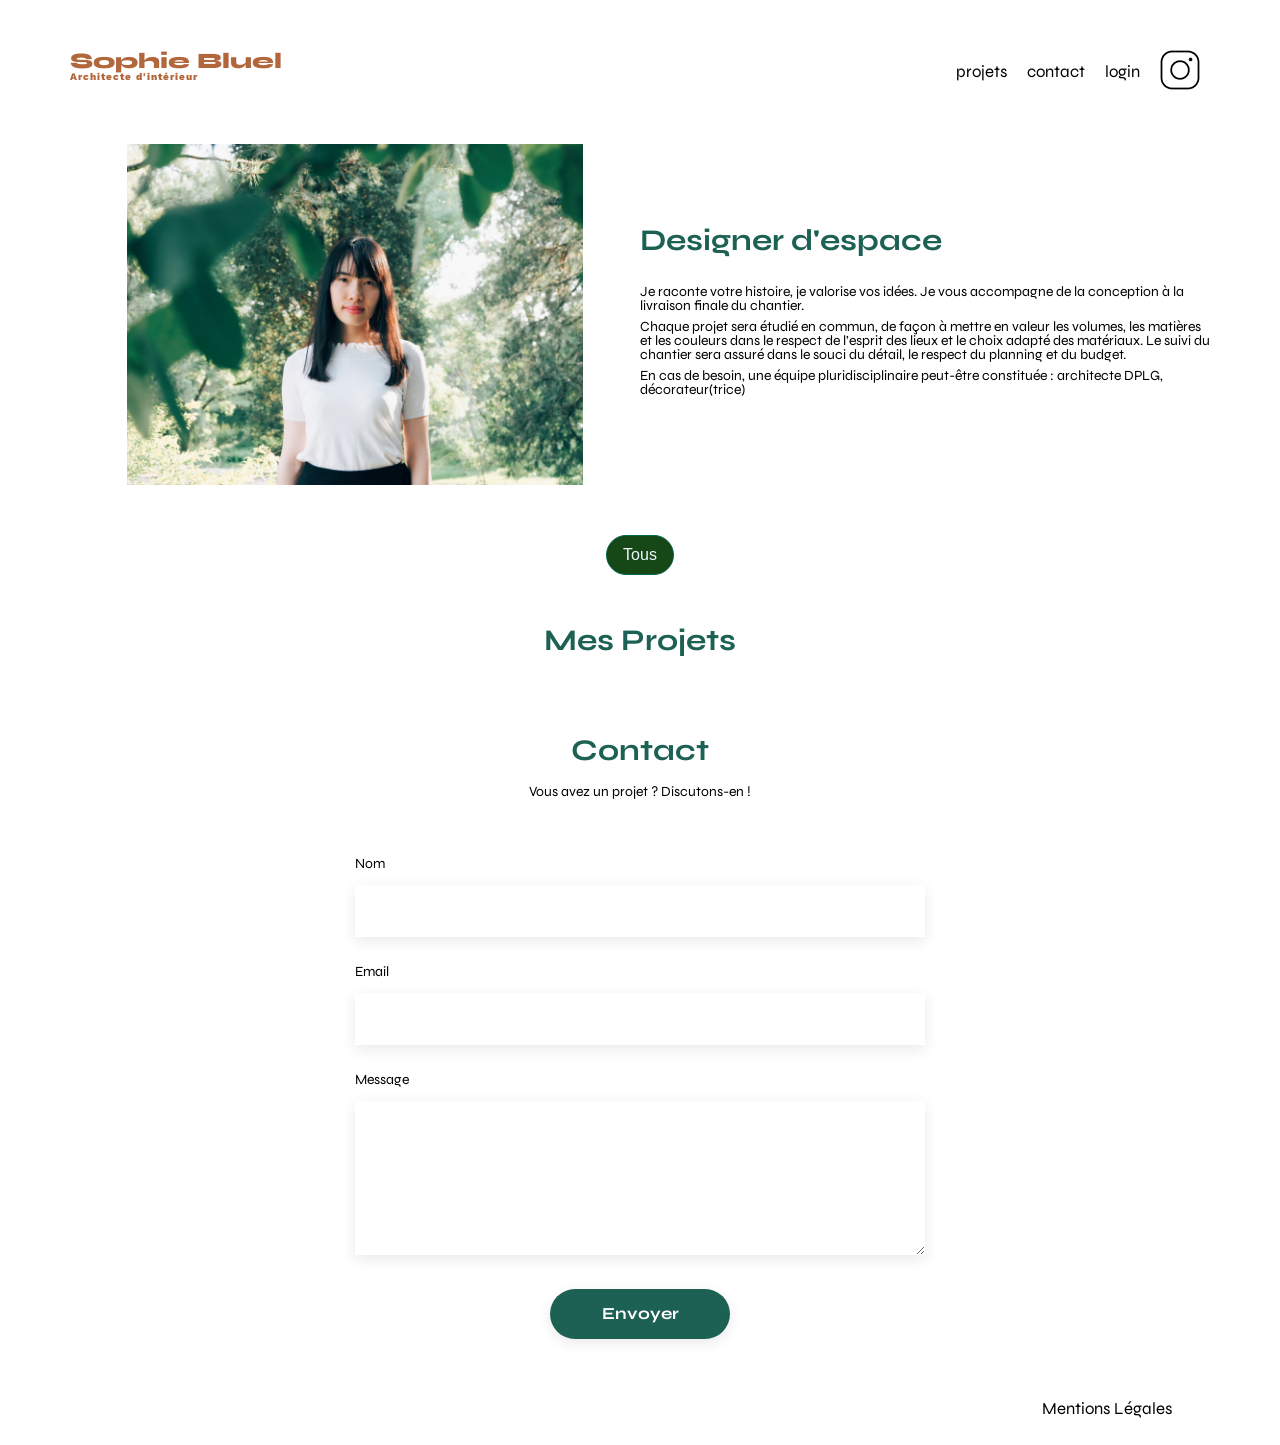
<file: FrontEnd/index.html>
<!DOCTYPE html>
<html lang="fr">
  <head>
    <meta charset="UTF-8" />
    <title>Sophie Bluel - Architecte d'intérieur</title>
    <meta name="viewport" content="width=device-width, initial-scale=1.0" />
    <link rel="preconnect" href="https://fonts.googleapis.com" />
    <link rel="preconnect" href="https://fonts.gstatic.com" crossorigin />
    <link
      href="https://fonts.googleapis.com/css2?family=Syne:wght@700;800&family=Work+Sans&display=swap"
      rel="stylesheet"
    />
    <link
      rel="stylesheet"
      href="https://cdnjs.cloudflare.com/ajax/libs/font-awesome/6.5.1/css/all.min.css"
    />
    <meta name="description" content="" />
    <link rel="stylesheet" href="assets/styles/style.css" />
  </head>
  <body>
    <header>
      <h1>Sophie Bluel <span>Architecte d'intérieur</span></h1>
      <nav>
        <ul>
          <li>projets</li>
          <li>contact</li>
          <li><a href="view/login.html">login</a></li>
          <li><img src="./assets/icons/instagram.png" alt="Instagram" /></li>
        </ul>
      </nav>
    </header>
    <main>
      <section id="introduction">
        <figure>
          <img src="./assets/images/sophie-bluel.png" alt="" />
        </figure>
        <article>
          <h2>Designer d'espace</h2>
          <p>
            Je raconte votre histoire, je valorise vos idées. Je vous accompagne
            de la conception à la livraison finale du chantier.
          </p>
          <p>
            Chaque projet sera étudié en commun, de façon à mettre en valeur les
            volumes, les matières et les couleurs dans le respect de l’esprit
            des lieux et le choix adapté des matériaux. Le suivi du chantier
            sera assuré dans le souci du détail, le respect du planning et du
            budget.
          </p>
          <p>
            En cas de besoin, une équipe pluridisciplinaire peut-être constituée
            : architecte DPLG, décorateur(trice)
          </p>
        </article>
      </section>
      <section id="category"></section>
      <section id="portfolio">
        <h2>Mes Projets</h2>
        <div class="gallery"></div>
      </section>
      <section id="contact">
        <h2>Contact</h2>
        <p>Vous avez un projet ? Discutons-en !</p>
        <form action="#" method="post">
          <label for="name">Nom</label>
          <input type="text" name="name" id="name" />
          <label for="email">Email</label>
          <input type="email" name="email" id="email" />
          <label for="message">Message</label>
          <textarea name="message" id="message" cols="30" rows="10"></textarea>
          <input type="submit" value="Envoyer" />
        </form>
      </section>

      <section class="section-edition" aria-hidden="true">
        <div class="modal-overlay"></div>
        <div class="modal-content">
          <button class="modal-close" aria-label="Fermer la modale">
            <i class="fa-solid fa-xmark" aria-hidden="true"></i>
          </button>

          <div class="modal-view modal-gallery-view">
            <h3>Galerie photo</h3>
            <div class="modal-gallery"></div>
            <div class="modal-separator"></div>
            <button class="modal-add-photo">Ajouter une photo</button>
          </div>

          <div class="modal-view modal-add-view modal-hidden">
            <button class="modal-back" aria-label="Retour a la galerie">
              <i class="fa-solid fa-arrow-left" aria-hidden="true"></i>
            </button>
            <h3>Ajout photo</h3>

            <form class="modal-form-add">
              <label class="modal-upload-zone" for="image-upload">
                <img class="upload-preview" alt="" />
                <i
                  class="upload-illustration fa-regular fa-image"
                  aria-hidden="true"
                ></i>
                <span class="upload-button">+ Ajouter photo</span>
                <span class="upload-hint">jpg, png : 4mo max</span>
              </label>
              <input
                id="image-upload"
                name="image"
                type="file"
                accept=".jpg,.jpeg,.png"
              />

              <label for="title-upload">Titre</label>
              <input id="title-upload" name="title" required />

              <label for="category-upload">Categorie</label>
              <select id="category-upload" name="category" required>
                <option value="" selected></option>
              </select>

              <div class="modal-separator"></div>
              <button type="submit" class="modal-validate">Valider</button>
            </form>
          </div>
        </div>
      </section>
    </main>
    <footer>
      <nav>
        <ul>
          <li>Mentions Légales</li>
        </ul>
      </nav>
    </footer>
  </body>
  <script type="module" src="assets/scripts/projects.js"></script>
</html>
</file>
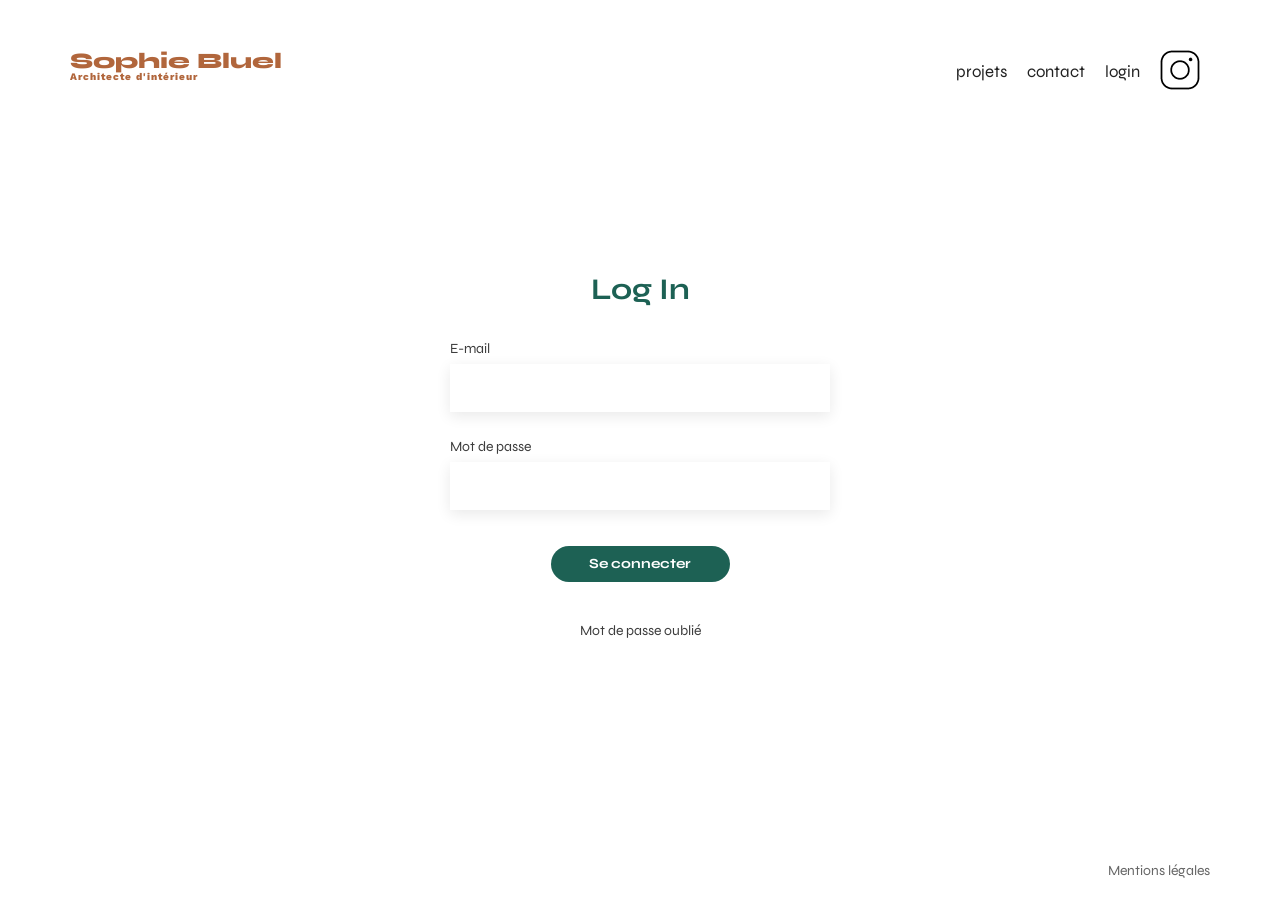
<file: FrontEnd/view/login.html>
﻿<!DOCTYPE html>
<html lang="fr">
<head>
  <meta charset="UTF-8">
  <meta name="viewport" content="width=device-width, initial-scale=1.0">
  <title>Sophie Bluel - Login</title>
  <link rel="preconnect" href="https://fonts.googleapis.com">
  <link rel="preconnect" href="https://fonts.gstatic.com" crossorigin>
  <link href="https://fonts.googleapis.com/css2?family=Syne:wght@700;800&family=Work+Sans:wght@400;500&display=swap" rel="stylesheet">
  <link rel="stylesheet" href="../assets/styles/login.css">
</head>
<body>
  <div class="page">
    <header>
      <h1>Sophie Bluel <span>Architecte d'intérieur</span></h1>
      <nav>
        <ul>
          <li>projets</li>
          <li>contact</li>
          <li><a href="./login.html">login</a></li>
          <li><img src="../assets/icons/instagram.png" alt="Instagram"></li>
        </ul>
      </nav>
    </header>

    <main class="login-main">
      <section class="login-section" aria-labelledby="login-title">
        <h2 id="login-title">Log In</h2>

        <form id="login-form" class="login-form" action="#" method="post">
          <label for="email">E-mail</label>
          <input type="email" id="email" name="email" autocomplete="email" required>

          <label for="password">Mot de passe</label>
          <input type="password" id="password" name="password" autocomplete="current-password" required>

          <button type="submit">Se connecter</button>
        </form>

        <a class="forgot-password" href="#">Mot de passe oublié</a>
      </section>
    </main>

    <footer class="site-footer">
      <a href="#">Mentions légales</a>
    </footer>
  </div>
  <script type="module" src="../assets/scripts/login.js"></script>
</body>
</html>
</file>
<file: FrontEnd/assets/styles/style.css>
﻿/* http://meyerweb.com/eric/tools/css/reset/
   v2.0 | 20110126
   License: none (public domain)
*/

html,
body,
div,
span,
applet,
object,
iframe,
h1,
h2,
h3,
h4,
h5,
h6,
p,
blockquote,
pre,
a,
abbr,
acronym,
address,
big,
cite,
code,
del,
dfn,
em,
img,
ins,
kbd,
q,
s,
samp,
small,
strike,
strong,
sub,
sup,
tt,
var,
b,
u,
i,
center,
dl,
dt,
dd,
ol,
ul,
li,
fieldset,
form,
label,
legend,
table,
caption,
tbody,
tfoot,
thead,
tr,
th,
td,
article,
aside,
canvas,
details,
embed,
figure,
figcaption,
footer,
header,
hgroup,
menu,
nav,
output,
ruby,
section,
summary,
time,
mark,
audio,
video {
  margin: 0;
  padding: 0;
  border: 0;
  font-size: 100%;
  font: inherit;
  vertical-align: baseline;
}

article,
aside,
details,
figcaption,
figure,
footer,
header,
hgroup,
menu,
nav,
section {
  display: block;
}

body {
  line-height: 1;
}

ol,
ul {
  list-style: none;
}

blockquote,
q {
  quotes: none;
}

blockquote:before,
blockquote:after,
q:before,
q:after {
  content: "";
  content: none;
}

table {
  border-collapse: collapse;
  border-spacing: 0;
}

/** end reset css**/
body {
  max-width: 1140px;
  margin: auto;
  font-family: "Work Sans";
  font-size: 14px;
  font-family: "Syne";
}

body.modal-active {
  overflow: hidden;
}

header {
  display: flex;
  justify-content: space-between;
  margin: 50px 0;
}

section {
  margin: 50px 0;
}

h1 {
  display: flex;
  flex-direction: column;
  font-family: "Syne";
  font-size: 22px;
  font-weight: 800;
  color: #b1663c;
}

h1 > span {
  font-family: "Work Sans";
  font-size: 10px;
  letter-spacing: 0.1em;
}

h2 {
  font-family: "Syne";
  font-weight: 700;
  font-size: 30px;
  color: #1d6154;
}

nav ul {
  display: flex;
  align-items: center;
  list-style-type: none;
}

nav li {
  padding: 0 10px;
  font-size: 1.2em;
}

nav a {
  color: inherit;
  text-decoration: none;
}

li:hover {
  color: #b1663c;
}

#introduction {
  display: flex;
  align-items: center;
}

#introduction figure {
  flex: 1;
}

#introduction img {
  display: block;
  margin: auto;
  width: 80%;
}

#introduction article {
  flex: 1;
}

#introduction h2 {
  margin-bottom: 1em;
}

#introduction p {
  margin-bottom: 0.5em;
}

#portfolio h2 {
  text-align: center;
  margin-bottom: 1em;
}

.portfolio-header {
  display: flex;
  justify-content: center;
  align-items: baseline;
  gap: 16px;
  margin-bottom: 1em;
}

.portfolio-header h2 {
  margin-bottom: 0;
}

.btn-modifier {
  border: none;
  background-color: transparent;
  color: #000;
  font-family: "Work Sans";
  font-size: 14px;
  font-weight: 400;
  padding: 0;
  display: inline-flex;
  align-items: center;
  gap: 6px;
  line-height: 1;
  cursor: pointer;
}

.btn-modifier i {
  font-size: 14px;
}

#category {
  display: flex;
  justify-content: center;
}

.btn-category {
  border: 1px solid rgb(4, 104, 79);
  background-color: rgb(255, 255, 255);
  color: rgb(4, 104, 79);
  font-weight: 400;
  border-radius: 50px;
  height: 2.5rem;
  padding: 0 1rem;
  font-size: 1rem;
  margin: 0 0.5rem;
}

.selected {
  background-color: rgb(22, 71, 22);
  color: aliceblue;
}

.gallery {
  width: 100%;
  display: grid;
  grid-template-columns: 1fr 1fr 1fr;
  grid-column-gap: 20px;
  grid-row-gap: 20px;
}

.gallery img {
  width: 100%;
}

#contact {
  width: 50%;
  margin: auto;
}

#contact > * {
  text-align: center;
}

#contact h2 {
  margin-bottom: 20px;
}

#contact form {
  text-align: left;
  margin-top: 30px;
  display: flex;
  flex-direction: column;
}

#contact input {
  height: 50px;
  font-size: 1.2em;
  border: none;
  box-shadow: 0px 4px 14px rgba(0, 0, 0, 0.09);
}

#contact label {
  margin: 2em 0 1em 0;
}

#contact textarea {
  border: none;
  box-shadow: 0px 4px 14px rgba(0, 0, 0, 0.09);
}

input[type="submit"] {
  font-family: "Syne";
  font-weight: 700;
  color: white;
  background-color: #1d6154;
  margin: 2em auto;
  width: 180px;
  text-align: center;
  border-radius: 60px;
}

footer nav ul {
  display: flex;
  justify-content: flex-end;
  margin: 2em;
}

.section-edition {
  position: fixed;
  inset: 0;
  display: none;
  z-index: 40;
}

.section-edition.modal-open {
  display: block;
}

.modal-overlay {
  position: absolute;
  inset: 0;
  background-color: rgba(0, 0, 0, 0.58);
}

.modal-content {
  position: absolute;
  top: 50%;
  left: 50%;
  transform: translate(-50%, -50%);
  width: 30rem;
  height: 40rem;
  max-width: calc(100vw - 24px);
  max-height: calc(100vh - 24px);
  overflow-y: auto;
  background-color: #fff;
  border-radius: 10px;
  padding: 60px 105px 46px;
}

.modal-close,
.modal-back {
  position: absolute;
  top: 22px;
  border: none;
  background: transparent;
  color: #000;
  line-height: 1;
  cursor: pointer;
}

.modal-close {
  right: 26px;
  font-size: 18px;
}

.modal-back {
  left: 26px;
  font-size: 18px;
}

.modal-view h3 {
  text-align: center;
  font-family: "Work Sans";
  font-size: 26px;
  font-weight: 400;
  color: #000;
}

.modal-gallery {
  width: 420px;
  max-width: 100%;
  margin: 46px auto 0;
  display: grid;
  grid-template-columns: repeat(5, 1fr);
  column-gap: 8px;
  row-gap: 1.5rem;
}

.modal-project {
  position: relative;
}

.modal-project img {
  width: 100%;
  height: 102px;
  object-fit: cover;
  display: block;
}

.modal-delete {
  position: absolute;
  top: 6px;
  right: 6px;
  border: none;
  background-color: #000;
  color: #fff;
  width: 17px;
  height: 17px;
  border-radius: 2px;
  padding: 0;
  display: flex;
  align-items: center;
  justify-content: center;
  cursor: pointer;
}

.modal-delete i {
  font-size: 10px;
}

.modal-separator {
  width: 420px;
  max-width: 100%;
  border-bottom: 1px solid #b3b3b3;
  margin: 38px auto;
}

.modal-add-photo,
.modal-validate {
  display: block;
  margin: 0 auto;
  width: 237px;
  height: 36px;
  border: none;
  border-radius: 60px;
  font-family: "Syne";
  font-size: 14px;
  font-weight: 700;
  color: #fff;
  background-color: #1d6154;
  cursor: pointer;
}

.modal-hidden {
  display: none;
}

.modal-form-add {
  margin-top: 34px;
}

.modal-upload-zone {
  display: flex;
  flex-direction: column;
  align-items: center;
  justify-content: center;
  gap: 8px;
  min-height: 169px;
  background-color: #e8f1f7;
  border-radius: 3px;
  cursor: pointer;
}

.modal-form-add .modal-upload-zone {
  display: flex;
  margin: 0 0 22px;
}

.upload-preview {
  display: none;
  width: 100%;
  height: 169px;
  object-fit: cover;
}

.modal-upload-zone.image-selected {
  padding: 0;
}

.modal-upload-zone.image-selected .upload-preview {
  display: block;
}

.modal-upload-zone.image-selected .upload-illustration,
.modal-upload-zone.image-selected .upload-button,
.modal-upload-zone.image-selected .upload-hint {
  display: none;
}

.upload-illustration {
  color: #b9c5cf;
  font-size: 58px;
}

.upload-button {
  background-color: #cbd6dc;
  color: #306685;
  border-radius: 50px;
  font-family: "Work Sans";
  font-size: 14px;
  font-weight: 500;
  padding: 10px 26px;
}

.upload-hint {
  font-family: "Work Sans";
  font-size: 10px;
  color: #444;
}

#image-upload {
  display: none;
}

.modal-form-add label {
  display: block;
  margin: 22px 0 10px;
  font-family: "Work Sans";
  font-size: 12px;
  color: #3d3d3d;
}

.modal-form-add input,
.modal-form-add select {
  width: 100%;
  height: 51px;
  box-sizing: border-box;
  border: none;
  box-shadow: 0 4px 14px rgba(0, 0, 0, 0.09);
  padding: 0 16px;
  font-family: "Work Sans";
  font-size: 14px;
  color: #444;
}

.modal-form-add select {
  appearance: auto;
}

.modal-add-view .modal-separator {
  margin-top: 30px;
  margin-bottom: 32px;
}

.modal-validate {
  background-color: #a7a7a7;
  cursor: not-allowed;
}

.modal-validate.modal-validate-active {
  background-color: #1d6154;
  cursor: pointer;
}

@media (max-width: 700px) {
  .modal-content {
    width: calc(100vw - 24px);
    padding: 52px 24px 32px;
  }

  .modal-gallery {
    grid-template-columns: repeat(3, 1fr);
  }

  .modal-separator {
    width: 100%;
  }
}
</file>
<file: FrontEnd/assets/styles/login.css>
﻿/* Reset */
* {
  box-sizing: border-box;
  margin: 0;
  padding: 0;
}

html,
body {
  height: 100%;
}

body {
  max-width: 1140px;
  margin: auto;
  background-color: rgb(255, 255, 255);
  color: #222;
  font-size: 14px;
  font-family: "Syne", sans-serif;
  line-height: 1;
}

ol,
ul {
  list-style: none;
}

a {
  color: inherit;
  text-decoration: none;
}

header {
  display: flex;
  justify-content: space-between;
  margin: 50px 0;
}

h1 {
  display: flex;
  flex-direction: column;
  font-family: "Syne", sans-serif;
  font-size: 22px;
  font-weight: 800;
  color: #b1663c;
}

h1 > span {
  font-family: "Work Sans", sans-serif;
  font-size: 10px;
  letter-spacing: 0.1em;
}

nav ul {
  display: flex;
  align-items: center;
}

nav li {
  padding: 0 10px;
  font-size: 1.2em;
}

li:hover {
  color: #b1663c;
}

.page {
  min-height: 100vh;
  display: flex;
  flex-direction: column;
}

.login-main {
  flex: 1;
  display: flex;
  justify-content: center;
  align-items: flex-start;
  padding-top: 130px;
}

.login-section {
  width: 100%;
  max-width: 380px;
  text-align: center;
}

h2 {
  font-family: "Syne", sans-serif;
  font-size: 30px;
  font-weight: 700;
  color: #1d6154;
}

.login-form {
  margin-top: 38px;
  text-align: left;
  display: flex;
  flex-direction: column;
}

.login-form label {
  font-size: 14px;
  margin-bottom: 8px;
  color: #3d3d3d;
}

.login-form input {
  height: 48px;
  border: none;
  background: #fff;
  box-shadow: 0 4px 14px rgba(0, 0, 0, 0.09);
  margin-bottom: 28px;
  padding: 0 12px;
  font-size: 14px;
}

.login-form button {
  width: 179px;
  height: 36px;
  margin: 8px auto 0;
  border: none;
  border-radius: 60px;
  background: #1d6154;
  color: #fff;
  font-family: "Syne", sans-serif;
  font-size: 14px;
  font-weight: 700;
  cursor: pointer;
}

.forgot-password {
  display: inline-block;
  margin-top: 28px;
  color: #3d3d3d;
  font-size: 14px;
  text-underline-offset: 2px;
}

.error-login {
  margin-top: 14px;
  color: #c0392b;
  font-family: "Work Sans", sans-serif;
  font-size: 14px;
  text-align: center;
}

.site-footer {
  display: flex;
  justify-content: flex-end;
  padding: 22px 0;
}

.site-footer a {
  text-decoration: none;
  color: #666;
  font-size: 14px;
}

@media (max-width: 768px) {
  header {
    flex-direction: column;
    gap: 24px;
  }

  .login-main {
    padding-top: 90px;
  }
}
</file>
